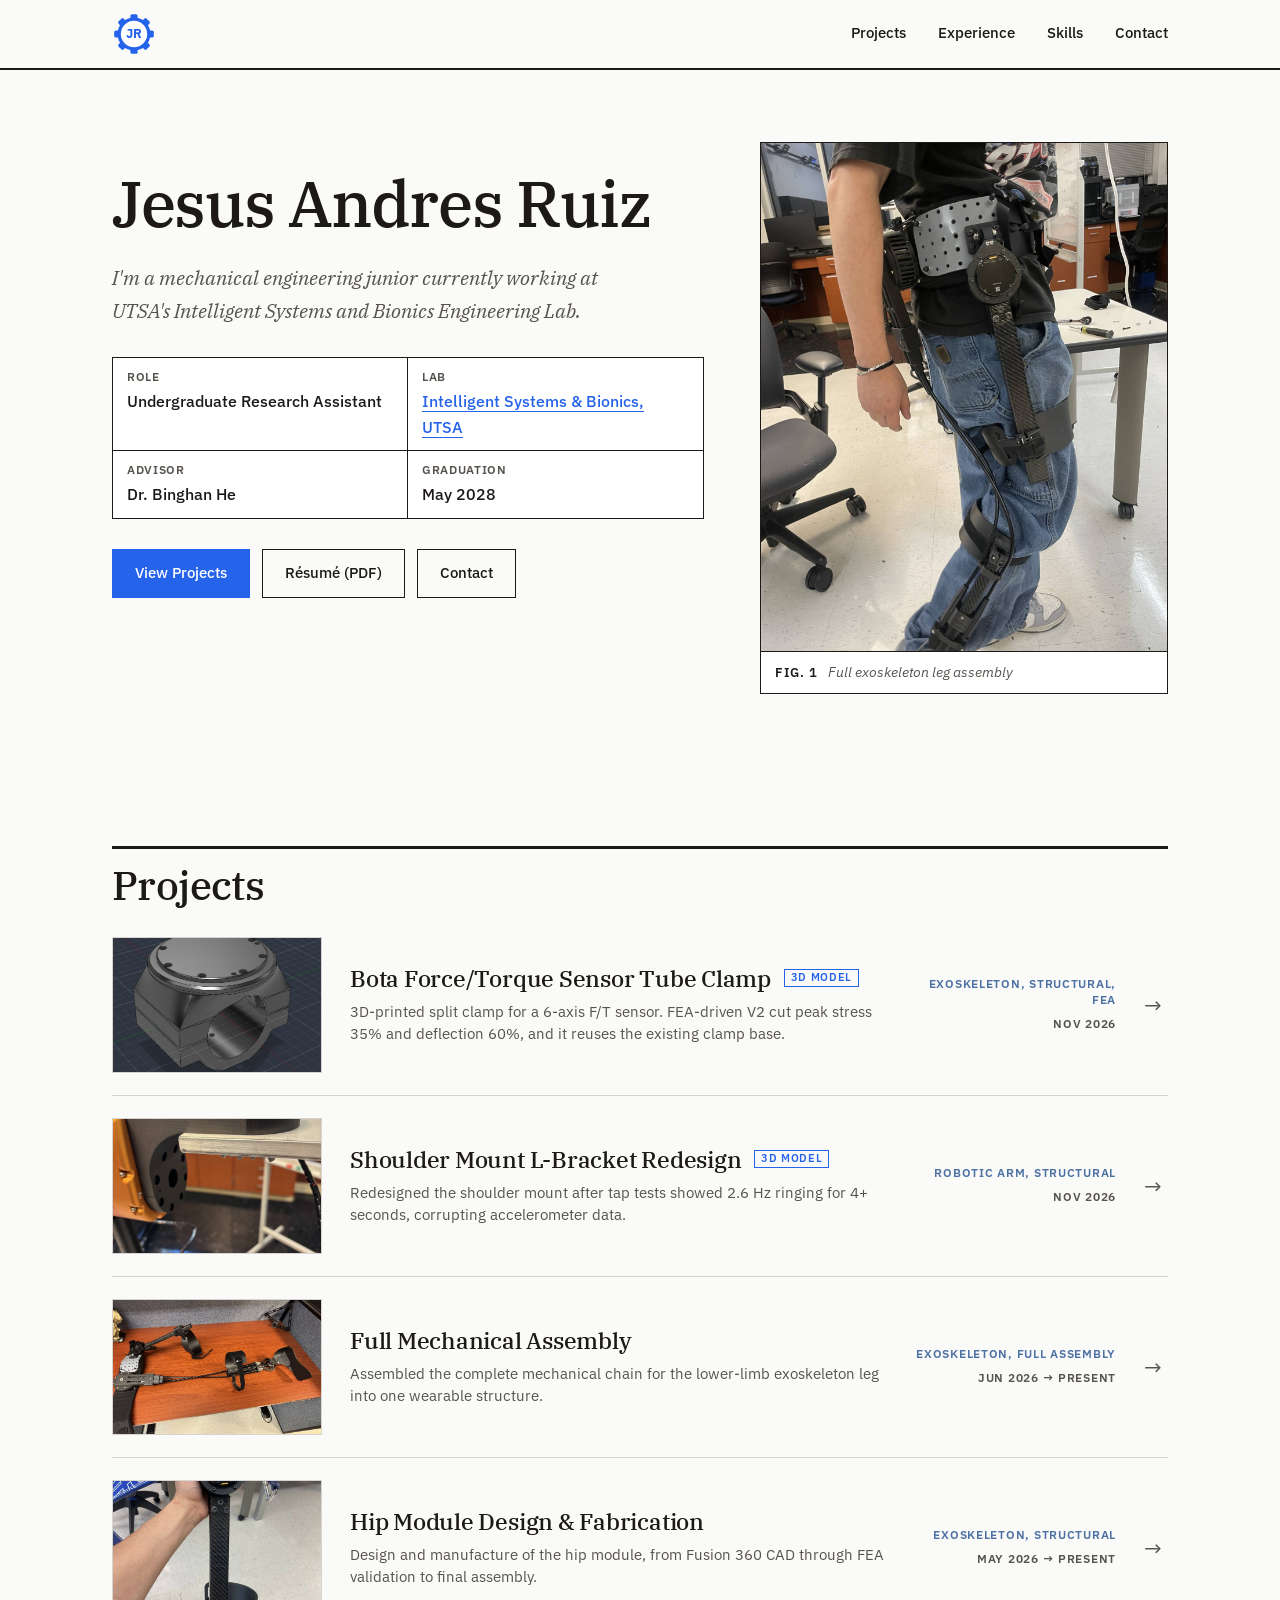
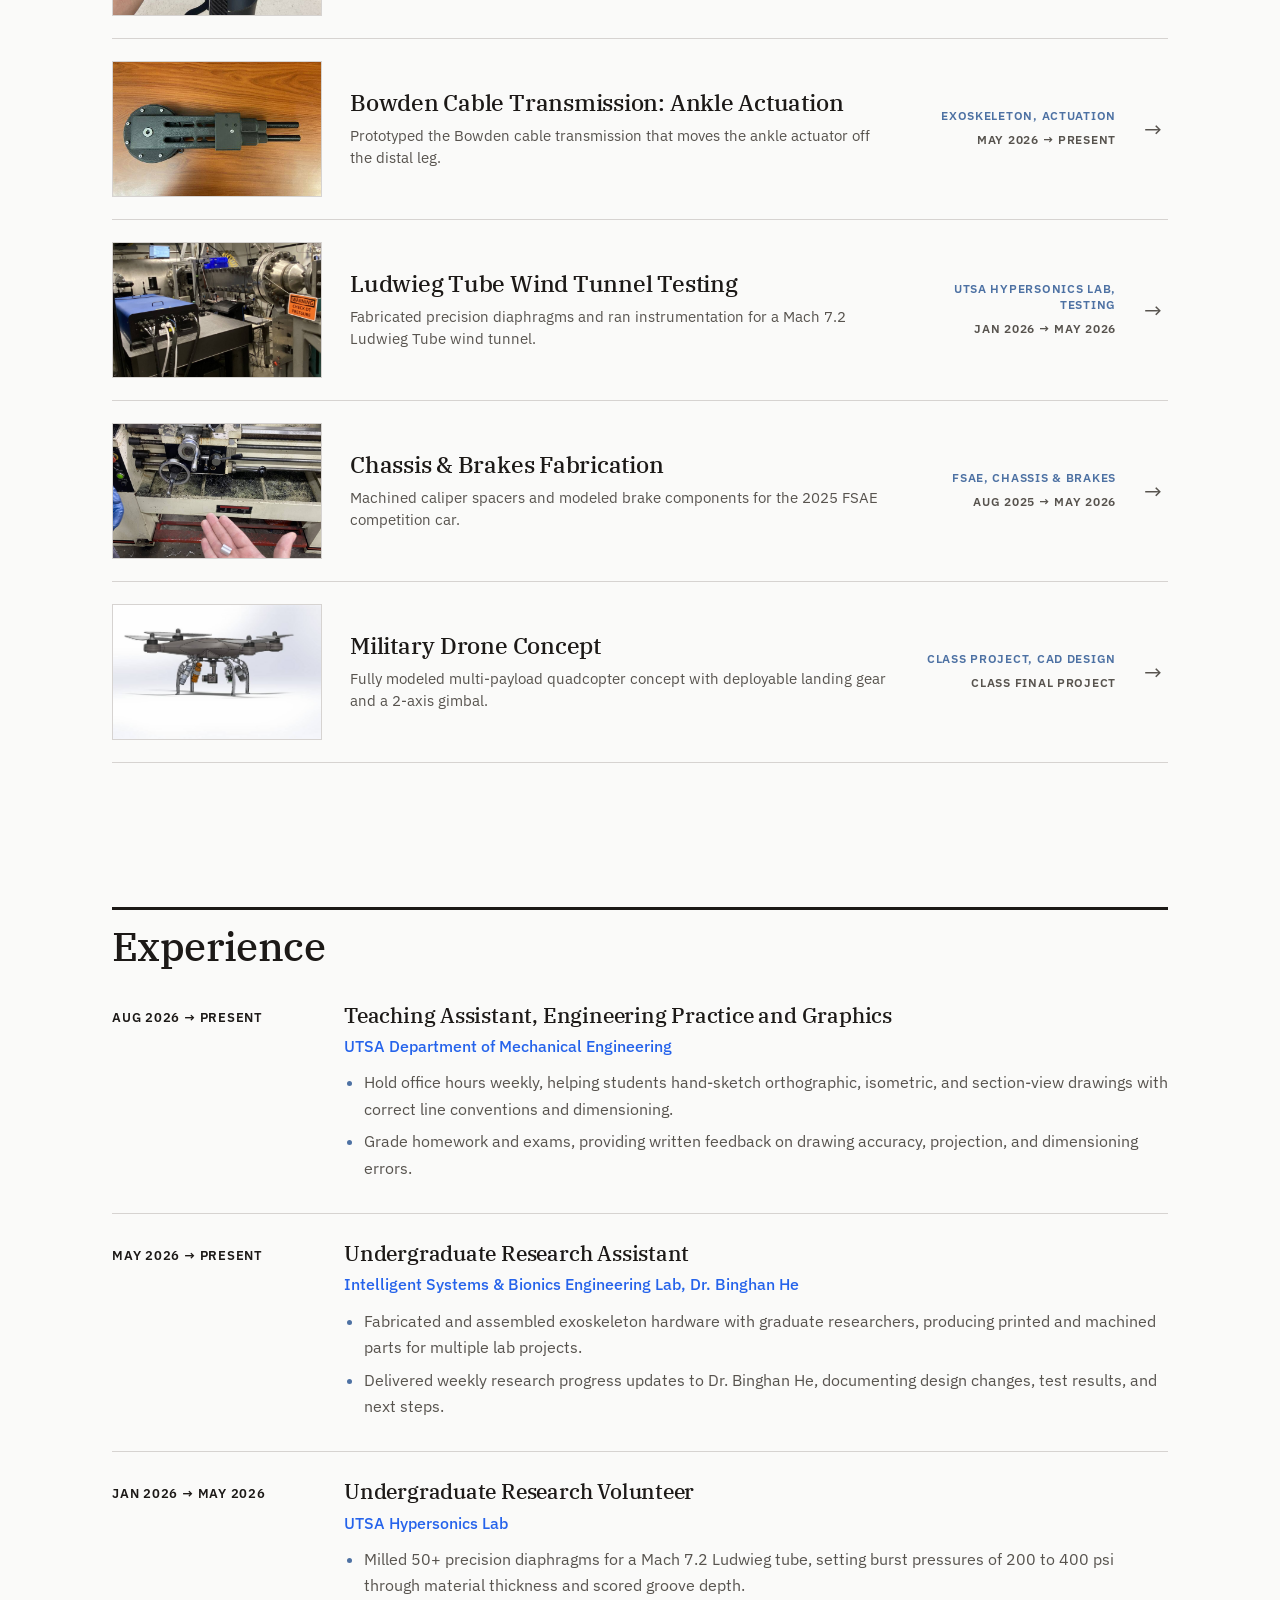
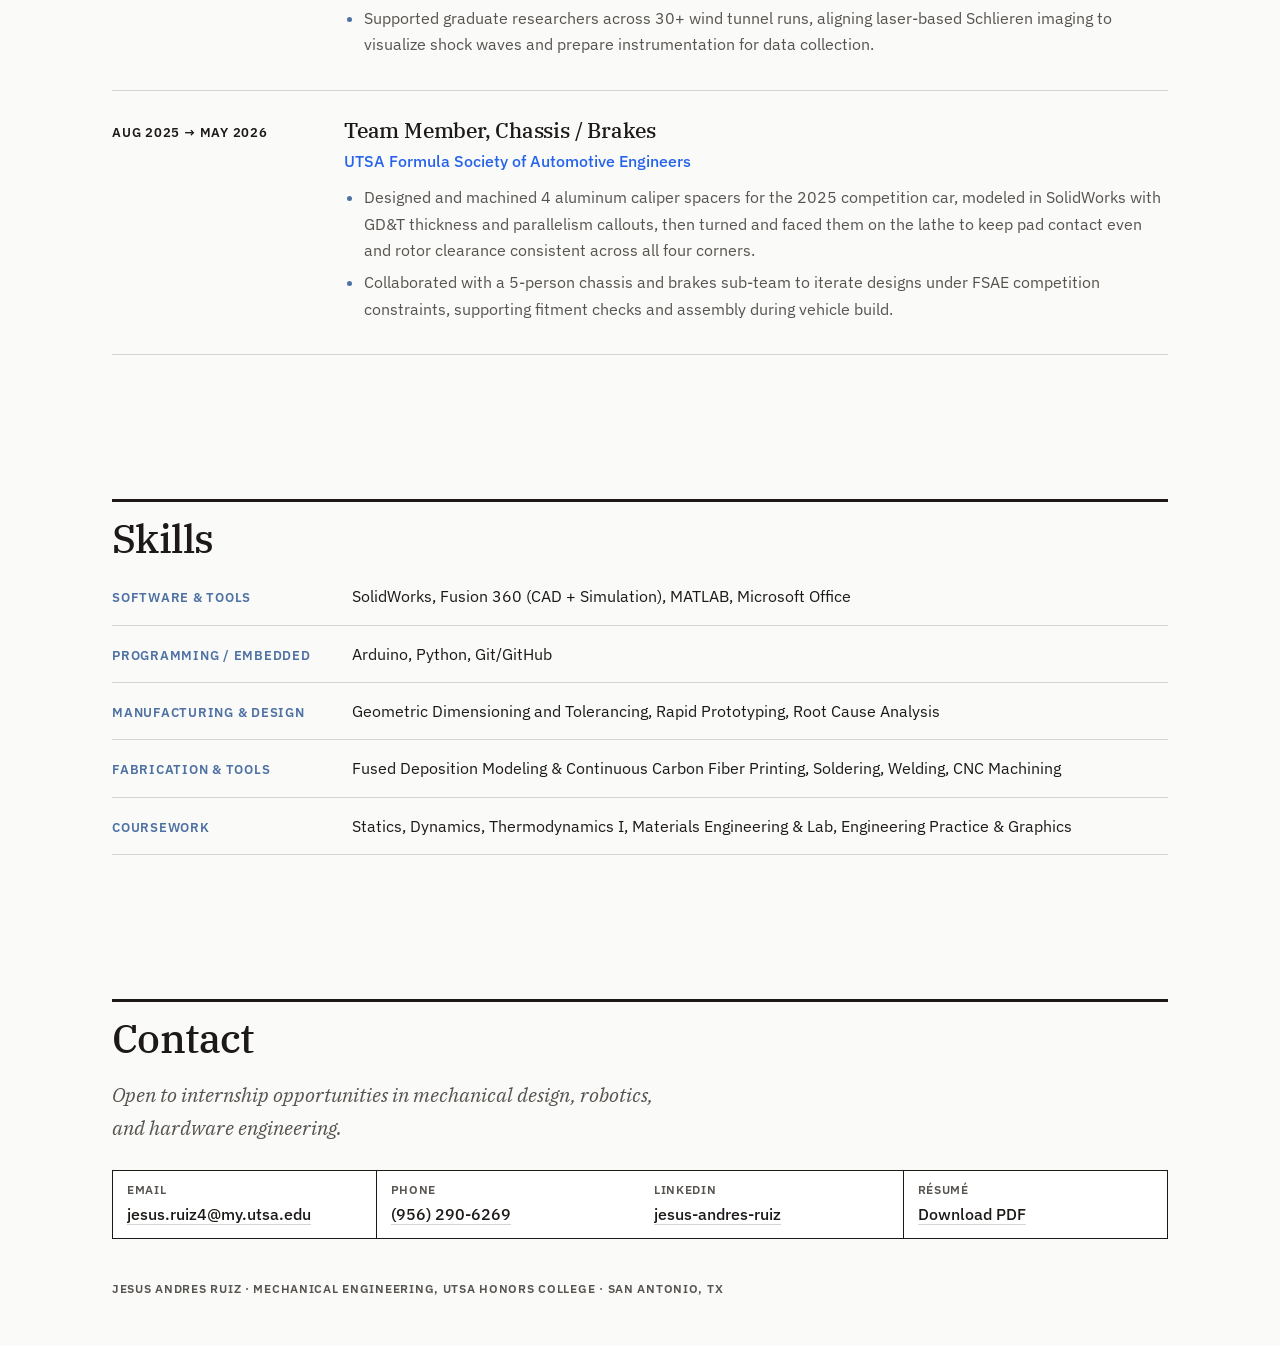
<file: index.html>
<!DOCTYPE html>
<html lang="en">
<head>
<meta charset="UTF-8">
<meta name="viewport" content="width=device-width, initial-scale=1.0">
<title>Jesus Andres Ruiz, Mechanical Engineering Portfolio</title>
<meta name="description" content="Mechanical engineering portfolio of Jesus Andres Ruiz, a UTSA junior designing and fabricating the hip module and actuation systems for the Exoskeleton lower-limb platform.">
<meta property="og:type" content="website">
<meta property="og:title" content="Jesus Andres Ruiz, Mechanical Engineering Portfolio">
<meta property="og:description" content="Building wearable robotic hardware, one prototype at a time. Exoskeleton hip module design, fabrication, and testing.">
<meta property="og:url" content="https://jandresruiz84.github.io/">
<meta property="og:image" content="https://jandresruiz84.github.io/images/08-assembled-hip-module-full-view.jpg">
<meta name="twitter:card" content="summary_large_image">
<link rel="icon" type="image/svg+xml" href="favicon.svg">
<link rel="preconnect" href="https://fonts.googleapis.com">
<link rel="preconnect" href="https://fonts.gstatic.com" crossorigin>
<link rel="stylesheet" href="https://fonts.googleapis.com/css2?family=IBM+Plex+Sans:ital,wght@0,400;0,500;0,600;0,700;1,400&family=IBM+Plex+Serif:ital,wght@0,500;0,600;1,500&display=swap">
<link rel="stylesheet" href="styles.css">
<script>
  (function(){
    var d = document.documentElement;
    d.classList.add('js');
    try {
      if (sessionStorage.getItem('introSeen')) d.classList.add('no-intro');
      else sessionStorage.setItem('introSeen', '1');
    } catch (e) {}
  })();
</script>
</head>
<body>

<div class="intro" id="intro" aria-hidden="true">
  <svg class="logo intro-logo" viewBox="0 0 40 40"><g class="gear"><circle cx="20" cy="20" r="15"/><rect x="16.75" y="2" width="6.5" height="6.5" rx="1.5"/><rect x="16.75" y="2" width="6.5" height="6.5" rx="1.5" transform="rotate(45 20 20)"/><rect x="16.75" y="2" width="6.5" height="6.5" rx="1.5" transform="rotate(90 20 20)"/><rect x="16.75" y="2" width="6.5" height="6.5" rx="1.5" transform="rotate(135 20 20)"/><rect x="16.75" y="2" width="6.5" height="6.5" rx="1.5" transform="rotate(180 20 20)"/><rect x="16.75" y="2" width="6.5" height="6.5" rx="1.5" transform="rotate(225 20 20)"/><rect x="16.75" y="2" width="6.5" height="6.5" rx="1.5" transform="rotate(270 20 20)"/><rect x="16.75" y="2" width="6.5" height="6.5" rx="1.5" transform="rotate(315 20 20)"/></g><circle class="hub" cx="20" cy="20" r="12"/><text x="20" y="24" text-anchor="middle">JR</text></svg>
  <div class="intro-name">Jesus Andres Ruiz</div>
  <div class="intro-bar"><span></span></div>
</div>
<script>
  document.getElementById('intro').addEventListener('click', function(){ this.classList.add('skip'); });
</script>

<nav>
  <div class="wrap">
    <a class="brand" href="#" aria-label="Jesus Andres Ruiz, home"><svg class="logo" viewBox="0 0 40 40" aria-hidden="true"><g class="gear"><circle cx="20" cy="20" r="15"/><rect x="16.75" y="2" width="6.5" height="6.5" rx="1.5"/><rect x="16.75" y="2" width="6.5" height="6.5" rx="1.5" transform="rotate(45 20 20)"/><rect x="16.75" y="2" width="6.5" height="6.5" rx="1.5" transform="rotate(90 20 20)"/><rect x="16.75" y="2" width="6.5" height="6.5" rx="1.5" transform="rotate(135 20 20)"/><rect x="16.75" y="2" width="6.5" height="6.5" rx="1.5" transform="rotate(180 20 20)"/><rect x="16.75" y="2" width="6.5" height="6.5" rx="1.5" transform="rotate(225 20 20)"/><rect x="16.75" y="2" width="6.5" height="6.5" rx="1.5" transform="rotate(270 20 20)"/><rect x="16.75" y="2" width="6.5" height="6.5" rx="1.5" transform="rotate(315 20 20)"/></g><circle class="hub" cx="20" cy="20" r="12"/><text x="20" y="24" text-anchor="middle">JR</text></svg></a>
    <button class="navtoggle" id="navtoggle" aria-label="Toggle navigation" aria-expanded="false">☰</button>
    <div class="navlinks" id="navlinks">
      <a href="#projects">Projects</a>
      <a href="#experience">Experience</a>
      <a href="#skills">Skills</a>
      <a href="#contact">Contact</a>
    </div>
  </div>
</nav>
<script>
  const navtoggle = document.getElementById('navtoggle');
  const navlinks = document.getElementById('navlinks');
  navtoggle.addEventListener('click', () => {
    const open = navlinks.classList.toggle('open');
    navtoggle.setAttribute('aria-expanded', open);
  });
  navlinks.addEventListener('click', (e) => {
    if (e.target.tagName === 'A') {
      navlinks.classList.remove('open');
      navtoggle.setAttribute('aria-expanded', 'false');
    }
  });
</script>

<header class="hero">
  <div class="wrap hero-grid">
    <div class="hero-text">
      <h1>Jesus Andres Ruiz</h1>
      <p class="lede">I'm a mechanical engineering junior currently working at UTSA's Intelligent Systems and Bionics Engineering Lab.</p>
      <dl class="titleblock">
        <div><dt>Role</dt><dd>Undergraduate Research Assistant</dd></div>
        <div><dt>Lab</dt><dd><a href="https://www.isabe-lab.com/home" target="_blank">Intelligent Systems &amp; Bionics, UTSA</a></dd></div>
        <div><dt>Advisor</dt><dd>Dr. Binghan He</dd></div>
        <div><dt>Graduation</dt><dd>May 2028</dd></div>
      </dl>
      <div class="btnrow">
        <a class="btn primary" href="#projects">View Projects</a>
        <a class="btn" href="resume.pdf" target="_blank">Résumé (PDF)</a>
        <a class="btn" href="#contact">Contact</a>
      </div>
    </div>
    <figure class="hero-fig">
      <img src="images/27-full-assembly-fitted-and-worn-on-the-leg.jpg" alt="Jesus wearing the full exoskeleton assembly during a fit check">
      <figcaption><span>Fig. 1</span> Full exoskeleton leg assembly</figcaption>
    </figure>
  </div>
</header>

<section id="projects">
  <div class="wrap">
    <div class="sec-head">
      <h2 class="sec-title">Projects</h2>
    </div>

    <div class="projects-grid">

      <a class="project-card" href="projects/bota-sensor-clamp.html">
        <img class="pc-img" src="images/36-bota-sensor-clamp-v2-render.jpg" alt="Bota Force/Torque Sensor Tube Clamp" loading="lazy">
        <div class="pc-body">
          <h3 class="pc-title">Bota Force/Torque Sensor Tube Clamp <span class="pc-badge">3D model</span></h3>
          <p class="pc-summary">3D-printed split clamp for a 6-axis F/T sensor. FEA-driven V2 cut peak stress 35% and deflection 60%, and it reuses the existing clamp base.</p>
        </div>
        <div class="pc-meta"><div class="pc-tag">Exoskeleton, Structural, FEA</div><div class="pc-date">Nov 2026</div></div>
        <div class="pc-arrow" aria-hidden="true">→</div>
      </a>

      <a class="project-card" href="projects/shoulder-mount-l-bracket.html">
        <img class="pc-img" src="images/31-close-up-of-the-l-bracket-shoulder-mount.jpg" alt="Shoulder Mount L-Bracket Redesign" loading="lazy">
        <div class="pc-body">
          <h3 class="pc-title">Shoulder Mount L-Bracket Redesign <span class="pc-badge">3D model</span></h3>
          <p class="pc-summary">Redesigned the shoulder mount after tap tests showed 2.6 Hz ringing for 4+ seconds, corrupting accelerometer data.</p>
        </div>
        <div class="pc-meta"><div class="pc-tag">Robotic Arm, Structural</div><div class="pc-date">Nov 2026</div></div>
        <div class="pc-arrow" aria-hidden="true">→</div>
      </a>

      <a class="project-card" href="projects/full-assembly.html">
        <img class="pc-img" src="images/25-full-mechanical-assembly-of-the-lower-limb-exoskeleton.jpg" alt="Full Mechanical Assembly" loading="lazy">
        <div class="pc-body">
          <h3 class="pc-title">Full Mechanical Assembly</h3>
          <p class="pc-summary">Assembled the complete mechanical chain for the lower-limb exoskeleton leg into one wearable structure.</p>
        </div>
        <div class="pc-meta"><div class="pc-tag">Exoskeleton, Full Assembly</div><div class="pc-date">Jun 2026 → Present</div></div>
        <div class="pc-arrow" aria-hidden="true">→</div>
      </a>

      <a class="project-card" href="projects/hip-module.html">
        <img class="pc-img" src="images/08-assembled-hip-module-full-view.jpg" alt="Hip Module Design &amp; Fabrication" loading="lazy">
        <div class="pc-body">
          <h3 class="pc-title">Hip Module Design &amp; Fabrication</h3>
          <p class="pc-summary">Design and manufacture of the hip module, from Fusion 360 CAD through FEA validation to final assembly.</p>
        </div>
        <div class="pc-meta"><div class="pc-tag">Exoskeleton, Structural</div><div class="pc-date">May 2026 → Present</div></div>
        <div class="pc-arrow" aria-hidden="true">→</div>
      </a>

      <a class="project-card" href="projects/bowden-cable.html">
        <img class="pc-img" src="images/12-assembled-bowden-cable-transmission-with-motor-housing-front.jpg" alt="Bowden Cable Transmission: Ankle Actuation" loading="lazy">
        <div class="pc-body">
          <h3 class="pc-title">Bowden Cable Transmission: Ankle Actuation</h3>
          <p class="pc-summary">Prototyped the Bowden cable transmission that moves the ankle actuator off the distal leg.</p>
        </div>
        <div class="pc-meta"><div class="pc-tag">Exoskeleton, Actuation</div><div class="pc-date">May 2026 → Present</div></div>
        <div class="pc-arrow" aria-hidden="true">→</div>
      </a>

      <a class="project-card" href="projects/hypersonics.html">
        <img class="pc-img" src="images/24-mach-7-2-ludwieg-tube-wind-tunnel-apparatus.jpg" alt="Ludwieg Tube Wind Tunnel Testing" loading="lazy">
        <div class="pc-body">
          <h3 class="pc-title">Ludwieg Tube Wind Tunnel Testing</h3>
          <p class="pc-summary">Fabricated precision diaphragms and ran instrumentation for a Mach 7.2 Ludwieg Tube wind tunnel.</p>
        </div>
        <div class="pc-meta"><div class="pc-tag">UTSA Hypersonics Lab, Testing</div><div class="pc-date">Jan 2026 → May 2026</div></div>
        <div class="pc-arrow" aria-hidden="true">→</div>
      </a>

      <a class="project-card" href="projects/fsae-chassis-brakes.html">
        <img class="pc-img" src="images/16-machining-the-first-caliper-to-rotor-spacer-on-the-lathe.jpg" alt="Chassis &amp; Brakes Fabrication" loading="lazy">
        <div class="pc-body">
          <h3 class="pc-title">Chassis &amp; Brakes Fabrication</h3>
          <p class="pc-summary">Machined caliper spacers and modeled brake components for the 2025 FSAE competition car.</p>
        </div>
        <div class="pc-meta"><div class="pc-tag">FSAE, Chassis &amp; Brakes</div><div class="pc-date">Aug 2025 → May 2026</div></div>
        <div class="pc-arrow" aria-hidden="true">→</div>
      </a>

      <a class="project-card" href="projects/military-drone.html">
        <img class="pc-img" src="images/14-rendered-cad-assembly-of-the-military-drone-concept.jpg" alt="Military Drone Concept: Multi-Payload Quadcopter" loading="lazy">
        <div class="pc-body">
          <h3 class="pc-title">Military Drone Concept</h3>
          <p class="pc-summary">Fully modeled multi-payload quadcopter concept with deployable landing gear and a 2-axis gimbal.</p>
        </div>
        <div class="pc-meta"><div class="pc-tag">Class Project, CAD Design</div><div class="pc-date">Class Final Project</div></div>
        <div class="pc-arrow" aria-hidden="true">→</div>
      </a>

    </div>
  </div>
</section>

<section id="experience">
  <div class="wrap">
    <div class="sec-head">
      <h2 class="sec-title">Experience</h2>
    </div>

    <div class="xp">
      <article class="xp-item">
        <div class="xp-date">Aug 2026 → Present</div>
        <div>
          <h3 class="xp-role">Teaching Assistant, Engineering Practice and Graphics</h3>
          <div class="xp-org">UTSA Department of Mechanical Engineering</div>
          <ul>
            <li>Hold office hours weekly, helping students hand-sketch orthographic, isometric, and section-view drawings with correct line conventions and dimensioning.</li>
            <li>Grade homework and exams, providing written feedback on drawing accuracy, projection, and dimensioning errors.</li>
          </ul>
        </div>
      </article>

      <article class="xp-item">
        <div class="xp-date">May 2026 → Present</div>
        <div>
          <h3 class="xp-role">Undergraduate Research Assistant</h3>
          <div class="xp-org">Intelligent Systems &amp; Bionics Engineering Lab, Dr. Binghan He</div>
          <ul>
            <li>Fabricated and assembled exoskeleton hardware with graduate researchers, producing printed and machined parts for multiple lab projects.</li>
            <li>Delivered weekly research progress updates to Dr. Binghan He, documenting design changes, test results, and next steps.</li>
          </ul>
        </div>
      </article>

      <article class="xp-item">
        <div class="xp-date">Jan 2026 → May 2026</div>
        <div>
          <h3 class="xp-role">Undergraduate Research Volunteer</h3>
          <div class="xp-org">UTSA Hypersonics Lab</div>
          <ul>
            <li>Milled 50+ precision diaphragms for a Mach 7.2 Ludwieg tube, setting burst pressures of 200 to 400 psi through material thickness and scored groove depth.</li>
            <li>Supported graduate researchers across 30+ wind tunnel runs, aligning laser-based Schlieren imaging to visualize shock waves and prepare instrumentation for data collection.</li>
          </ul>
        </div>
      </article>

      <article class="xp-item">
        <div class="xp-date">Aug 2025 → May 2026</div>
        <div>
          <h3 class="xp-role">Team Member, Chassis / Brakes</h3>
          <div class="xp-org">UTSA Formula Society of Automotive Engineers</div>
          <ul>
            <li>Designed and machined 4 aluminum caliper spacers for the 2025 competition car, modeled in SolidWorks with GD&amp;T thickness and parallelism callouts, then turned and faced them on the lathe to keep pad contact even and rotor clearance consistent across all four corners.</li>
            <li>Collaborated with a 5-person chassis and brakes sub-team to iterate designs under FSAE competition constraints, supporting fitment checks and assembly during vehicle build.</li>
          </ul>
        </div>
      </article>
    </div>
  </div>
</section>

<section id="skills">
  <div class="wrap">
    <div class="sec-head">
      <h2 class="sec-title">Skills</h2>
    </div>

    <table class="skills-table">
      <tr><th>Software &amp; Tools</th><td>SolidWorks, Fusion 360 (CAD + Simulation), MATLAB, Microsoft Office</td></tr>
      <tr><th>Programming / Embedded</th><td>Arduino, Python, Git/GitHub</td></tr>
      <tr><th>Manufacturing &amp; Design</th><td>Geometric Dimensioning and Tolerancing, Rapid Prototyping, Root Cause Analysis</td></tr>
      <tr><th>Fabrication &amp; Tools</th><td>Fused Deposition Modeling &amp; Continuous Carbon Fiber Printing, Soldering, Welding, CNC Machining</td></tr>
      <tr><th>Coursework</th><td>Statics, Dynamics, Thermodynamics I, Materials Engineering &amp; Lab, Engineering Practice &amp; Graphics</td></tr>
    </table>
  </div>
</section>

<footer id="contact">
  <div class="wrap">
    <div class="sec-head">
      <h2 class="sec-title">Contact</h2>
    </div>
    <p class="contact-lede">Open to internship opportunities in mechanical design, robotics, and hardware engineering.</p>
    <dl class="titleblock contact-block">
      <div><dt>Email</dt><dd><a href="mailto:jesus.ruiz4@my.utsa.edu">jesus.ruiz4@my.utsa.edu</a></dd></div>
      <div><dt>Phone</dt><dd><a href="tel:+19562906269">(956) 290-6269</a></dd></div>
      <div><dt>LinkedIn</dt><dd><a href="https://www.linkedin.com/in/jesus-andres-ruiz-5855bb349" target="_blank">jesus-andres-ruiz</a></dd></div>
      <div><dt>Résumé</dt><dd><a href="resume.pdf" target="_blank">Download PDF</a></dd></div>
    </dl>
    <div class="foot-note">Jesus Andres Ruiz · Mechanical Engineering, UTSA Honors College · San Antonio, TX</div>
  </div>
</footer>

<script>
  (function(){
    var items = document.querySelectorAll('.project-card, .xp-item, .skills-table, .sec-head');
    if (!('IntersectionObserver' in window)) return;
    document.documentElement.classList.add('reveal-on');
    var io = new IntersectionObserver(function(entries){
      entries.forEach(function(e){
        if (e.isIntersecting) {
          var el = e.target;
          el.classList.add('in'); io.unobserve(el);
          setTimeout(function(){ el.style.transitionDelay = ''; }, 900);
        }
      });
    }, { threshold: 0.12, rootMargin: '0px 0px -40px 0px' });
    items.forEach(function(el, i){
      
      el.classList.add('reveal');
      io.observe(el);
    });
  })();
</script>

</body>
</html>
</file>
<file: styles.css>
:root{
  --bg:#FAFAF9;
  --bg-panel:#FFFFFF;
  --ink:#1C1917;
  --line:#D6D3D1;
  --line-soft:#E7E5E4;
  --cyan:#2563EB;
  --cyan-hover:#1D4ED8;
  --orange:#4D71A3;
  --text:#292524;
  --text-dim:#57534E;
  --text-bright:#1C1917;
  --ease:cubic-bezier(.4,0,.2,1);
  --cond:'IBM Plex Sans', 'Helvetica Neue', Arial, sans-serif;
  --body:'IBM Plex Sans', 'Helvetica Neue', Arial, sans-serif;
  --serif:'IBM Plex Serif', Georgia, 'Times New Roman', serif;
}
*{box-sizing:border-box;}
html{scroll-behavior:smooth;}
body{
  margin:0;
  background:var(--bg);
  color:var(--text);
  font-family:var(--body);
  font-size:16px;
  line-height:1.65;
  -webkit-font-smoothing:antialiased;
  -moz-osx-font-smoothing:grayscale;
}
::selection{background:var(--cyan);color:#FFFFFF;}
a{color:inherit;}

.label, .eyebrow, .sec-note, .pc-tag, .pc-date, .project-tag, .project-date, .xp-date,
.titleblock dt, .spec-cell .k, .back-link, .foot-note{
  font-family:var(--cond); font-weight:600; text-transform:uppercase; letter-spacing:0.06em;
}

.wrap{max-width:1120px; margin:0 auto; padding:0 32px; position:relative; z-index:1;}

/* NAV */
nav{
  position:sticky; top:0; z-index:50;
  background:rgba(250,250,249,0.94);
  backdrop-filter:blur(8px);
  border-bottom:2px solid var(--ink);
}
nav .wrap{display:flex; align-items:center; justify-content:space-between; padding-top:12px; padding-bottom:12px;}
.brand{display:flex; align-items:center; text-decoration:none;}
.logo{width:44px; height:44px; display:block;}
.logo .gear{fill:var(--cyan); transform-origin:20px 20px; transition:transform .6s var(--ease), fill .2s var(--ease);}
.logo .hub{fill:var(--bg-panel);}
.logo text{fill:var(--cyan); font-family:var(--cond); font-weight:700; font-size:11.5px; letter-spacing:-0.02em; transition:fill .2s var(--ease);}
.brand:hover .logo .gear{transform:rotate(45deg); fill:var(--cyan-hover);}
.brand:hover .logo text{fill:var(--cyan-hover);}
.navlinks{display:flex; gap:32px;}
.navlinks a{
  color:var(--ink); text-decoration:none; font-family:var(--cond); font-weight:500; font-size:15px; padding:4px 0; border-bottom:2px solid transparent;
  transition:color .15s, border-color .15s;
}
.navlinks a:hover{color:var(--cyan); border-bottom-color:var(--cyan);}
.navtoggle{display:none;}
@media (max-width:640px){
  .navlinks{
    display:none; position:absolute; top:100%; left:0; right:0;
    flex-direction:column; gap:0; background:var(--bg-panel);
    border-bottom:2px solid var(--ink);
  }
  .navlinks.open{display:flex;}
  .navlinks a{padding:14px 32px; border-top:1px solid var(--line-soft); border-bottom:none;}
  .navtoggle{
    display:flex; align-items:center; justify-content:center;
    width:38px; height:38px; background:none; border:1.5px solid var(--ink);
    color:var(--ink); cursor:pointer; padding:0; font-size:18px;
  }
  .navtoggle:hover{border-color:var(--cyan); color:var(--cyan);}
}

/* HERO */
header.hero{padding:72px 0 80px; position:relative; z-index:1;}
.hero-grid{display:grid; grid-template-columns:1.45fr 1fr; gap:56px; align-items:start;}
.hero-text{padding-top:28px;}
@media (min-width:641px){ h1{white-space:nowrap;} }
.eyebrow{font-size:13px; color:var(--orange); margin-bottom:14px;}
h1{
  font-family:var(--serif); font-weight:500;
  font-size:clamp(34px,5.2vw,64px); line-height:1.05; letter-spacing:-0.02em;
  color:var(--ink); margin:0 0 24px;
}
.lede{font-family:var(--serif); font-style:italic; font-size:20px; color:var(--text-dim); max-width:540px; margin:0 0 30px;}

.titleblock{
  display:grid; grid-template-columns:1fr 1fr; margin:0 0 30px;
  border:1.5px solid var(--ink); background:var(--bg-panel);
}
.titleblock > div{padding:10px 14px; border-right:1px solid var(--ink); border-bottom:1px solid var(--ink);}
.titleblock > div:nth-child(2n){border-right:none;}
.titleblock > div:nth-last-child(-n+2){border-bottom:none;}
.titleblock dt{font-size:11.5px; color:var(--text-dim); margin:0 0 2px;}
.titleblock dd{margin:0; font-size:15.5px; font-weight:500; color:var(--ink);}
.titleblock dd a{color:var(--cyan); text-decoration:none; border-bottom:1px solid currentColor;}
.titleblock dd a:hover{color:var(--cyan-hover);}

.btnrow{display:flex; gap:12px; flex-wrap:wrap;}
.btn{
  font-family:var(--cond); font-weight:500; font-size:15px;
  padding:11px 22px; border:1.5px solid var(--ink); color:var(--ink); background:transparent; text-decoration:none;
  display:inline-flex; align-items:center; gap:8px;
  transition:background .15s, color .15s, border-color .15s;
}
.btn:hover{background:var(--ink); color:#FFFFFF;}
.btn.primary{background:var(--cyan); border-color:var(--cyan); color:#FFFFFF;}
.btn.primary:hover{background:var(--cyan-hover); border-color:var(--cyan-hover);}

.hero-fig{margin:0; border:1.5px solid var(--ink); background:var(--bg-panel);}
.hero-fig img{width:100%; aspect-ratio:4/5; object-fit:cover; object-position:center 30%; display:block;}
.hero-fig figcaption{border-top:1.5px solid var(--ink); padding:9px 14px; font-size:14px; color:var(--text-dim); font-style:italic;}
.hero-fig figcaption span{font-family:var(--cond); font-weight:600; font-style:normal; text-transform:uppercase; letter-spacing:0.06em; font-size:12.5px; color:var(--ink); margin-right:8px;}

/* SECTIONS */
section{padding:72px 0; position:relative; z-index:1;}
.sec-head{
  display:flex; align-items:baseline; justify-content:space-between; gap:16px; flex-wrap:wrap;
  border-top:3px solid var(--ink); padding-top:14px; margin-bottom:8px;
}
.sec-title{font-family:var(--serif); font-weight:500; font-size:40px; line-height:1.1; letter-spacing:-0.015em; color:var(--ink); margin:0;}
.sec-note{font-size:12.5px; color:var(--text-dim);}

/* PROJECT LIST (homepage) */
.projects-grid{display:block;}
.project-card{
  display:grid; grid-template-columns:210px 1fr 200px 24px; gap:28px; align-items:center;
  padding:22px 0; border-bottom:1px solid var(--line);
  text-decoration:none; color:inherit; position:relative;
  transition:background .15s;
}
.project-card:hover{background:rgba(37,99,235,0.045);}
.project-card .pc-img{width:210px; height:136px; object-fit:cover; display:block; border:1px solid var(--line);}
.project-card .pc-title{
  font-family:var(--serif); font-weight:500; font-size:23px; line-height:1.25;
  letter-spacing:-0.01em; color:var(--ink); margin:0 0 8px; transition:color .15s;
}
.project-card:hover .pc-title{color:var(--cyan);}
.project-card .pc-badge{
  display:inline-block; vertical-align:middle; margin-left:8px; position:relative; top:-3px;
  font-family:var(--cond); font-weight:600; font-size:10.5px; letter-spacing:0.06em; text-transform:uppercase;
  color:var(--cyan); border:1.5px solid var(--cyan); padding:1px 6px;
}
.project-card .pc-summary{margin:0; color:var(--text-dim); font-size:15px; line-height:1.5;}
.project-card .pc-meta{text-align:right;}
.project-card .pc-tag{font-size:12px; color:var(--orange); line-height:1.35;}
.project-card .pc-date{font-size:12px; color:var(--text-dim); margin-top:6px;}
.project-card .pc-arrow{font-size:22px; color:var(--text-dim); transition:transform .15s, color .15s;}
.project-card:hover .pc-arrow{color:var(--cyan); transform:translateX(4px);}

/* EXPERIENCE */
.xp-item{display:grid; grid-template-columns:200px 1fr; gap:32px; padding:26px 0; border-bottom:1px solid var(--line);}
.xp-date{font-size:13px; color:var(--ink); padding-top:5px;}
.xp-role{font-family:var(--serif); font-weight:500; font-size:21px; line-height:1.3; letter-spacing:-0.01em; color:var(--ink); margin:0 0 4px;}
.xp-org{color:var(--cyan); font-weight:500; margin-bottom:10px;}
.xp-item ul{margin:0; padding-left:20px; color:var(--text-dim);}
.xp-item ul li{margin-bottom:6px;}
.xp-item ul li::marker{color:var(--orange);}

/* SKILLS */
.skills-table{width:100%; border-collapse:collapse;}
.skills-table th, .skills-table td{padding:15px 0; border-bottom:1px solid var(--line); text-align:left; vertical-align:baseline;}
.skills-table th{
  width:240px; font-family:var(--cond); font-weight:600; text-transform:uppercase; letter-spacing:0.06em;
  font-size:12.5px; color:var(--orange);
}
.skills-table td{color:var(--ink); font-size:16px;}

/* CONTACT / FOOTER */
footer{padding:72px 0 48px; position:relative; z-index:1;}
.contact-lede{font-family:var(--serif); font-style:italic; font-size:20px; color:var(--text-dim); max-width:560px; margin:18px 0 26px;}
.contact-block{grid-template-columns:repeat(4,1fr); margin:0;}
.contact-block > div{border-bottom:none; border-right:1px solid var(--ink);}
.contact-block > div:last-child{border-right:none;}
.contact-block dd a{color:var(--ink); border-bottom-color:var(--line);}
.contact-block dd a:hover{color:var(--cyan); border-bottom-color:var(--cyan);}
.foot-note{margin-top:40px; font-size:12px; color:var(--text-dim);}

/* PROJECT DETAIL PAGE */
.project-page-head{padding:40px 0 0;}
.back-link{
  display:inline-flex; align-items:center; gap:8px; font-size:13px; color:var(--ink);
  text-decoration:none; margin-bottom:22px; transition:color .15s;
}
.back-link:hover{color:var(--cyan);}
.project{border:1.5px solid var(--ink); background:var(--bg-panel); margin-bottom:28px; position:relative;}
.project-head{
  display:flex; justify-content:space-between; align-items:flex-end; gap:20px; flex-wrap:wrap;
  padding:24px 28px 20px; border-bottom:1.5px solid var(--ink);
}
.project-tag{font-size:12.5px; color:var(--orange); margin-bottom:6px;}
.project-title{font-family:var(--serif); font-weight:500; font-size:clamp(28px,3.6vw,42px); line-height:1.12; letter-spacing:-0.015em; color:var(--ink); margin:0;}
.project-date{font-size:12.5px; color:var(--text-dim); white-space:nowrap;}
.project-body{padding:24px 28px 28px;}
.project-summary{color:var(--text); font-size:17px; margin:0 0 22px; max-width:760px;}
.spec-grid{
  display:grid; grid-template-columns:repeat(auto-fit,minmax(160px,1fr));
  border:1.5px solid var(--ink); margin-bottom:26px; overflow:hidden;
}
.spec-cell{padding:11px 14px; box-shadow:1px 0 0 var(--ink), 0 1px 0 var(--ink);}
.spec-cell .k{font-size:11px; color:var(--text-dim); margin-bottom:2px;}
.spec-cell .v{font-family:var(--cond); font-weight:600; font-size:18px; line-height:1.3; color:var(--cyan);}
.findings{list-style:none; margin:0; padding:0; counter-reset:note;}
.findings::before{content:'Notes'; display:block; font-family:var(--cond); font-weight:600; text-transform:uppercase; letter-spacing:0.06em; font-size:12.5px; color:var(--ink); padding-bottom:8px; border-bottom:1px solid var(--line);}
.findings li{
  counter-increment:note; display:flex; gap:14px; padding:12px 0; border-bottom:1px solid var(--line);
  font-size:16px; color:var(--text);
}
.findings li::before{
  content:counter(note); flex-shrink:0; width:24px; height:24px; margin-top:1px;
  border:1.5px solid var(--ink); display:flex; align-items:center; justify-content:center;
  font-family:var(--cond); font-weight:600; font-size:12.5px; color:var(--ink);
}

.gallery{display:grid; grid-template-columns:repeat(auto-fit,minmax(220px,1fr)); gap:14px; margin-top:26px;}
.gallery figure{margin:0; border:1px solid var(--ink); background:var(--bg); overflow:hidden;}
.gallery img{width:100%; height:200px; object-fit:cover; display:block; transition:transform .3s; cursor:zoom-in;}
.gallery video{width:100%; height:200px; object-fit:cover; display:block; background:#000;}
.gallery figure:hover img{transform:scale(1.03);}
.gallery figcaption{font-size:14px; font-style:italic; color:var(--text-dim); padding:8px 12px; border-top:1px solid var(--ink);}

/* 3D MODEL VIEWER */
.model3d{margin-top:28px; border:1.5px solid var(--ink); background:var(--bg-panel);}
.model3d-bar{display:flex; justify-content:space-between; align-items:center; gap:12px; flex-wrap:wrap; padding:10px 14px; border-bottom:1.5px solid var(--ink);}
.model3d-title{font-family:var(--cond); font-weight:600; text-transform:uppercase; letter-spacing:0.06em; font-size:12.5px; color:var(--ink);}
.model3d-tabs{display:flex; flex-wrap:wrap;}
.model3d-tabs button{
  font-family:var(--cond); font-weight:500; font-size:13.5px;
  color:var(--ink); background:var(--bg-panel); border:1.5px solid var(--ink); margin-left:-1.5px;
  padding:6px 14px; cursor:pointer; transition:color .15s, background .15s;
}
.model3d-tabs button:hover{color:var(--cyan);}
.model3d-tabs button.active{color:#FFFFFF; background:var(--cyan); border-color:var(--ink);}
.model3d-stage{
  position:relative; height:440px; cursor:grab; touch-action:none;
  background-color:#F3F4F6;
  background-image:linear-gradient(rgba(28,25,23,0.05) 1px, transparent 1px), linear-gradient(90deg, rgba(28,25,23,0.05) 1px, transparent 1px);
  background-size:24px 24px;
}
.model3d-stage:active{cursor:grabbing;}
.model3d-stage canvas{display:block; width:100%; height:100%;}
.model3d-status{position:absolute; inset:0; display:flex; align-items:center; justify-content:center; font-family:var(--cond); font-weight:500; font-size:14px; color:var(--text-dim); pointer-events:none;}
.model3d-status:empty{display:none;}
.model3d-hint{
  position:absolute; left:14px; bottom:12px; font-size:14px; font-style:italic; color:var(--text-dim);
  background:rgba(255,255,255,0.9); border:1px solid var(--line); padding:3px 10px; pointer-events:none;
  transition:opacity .5s var(--ease);
}
.model3d.touched .model3d-hint{opacity:0;}
.model3d-reset{
  position:absolute; right:12px; bottom:12px; font-family:var(--cond); font-weight:500; font-size:13px;
  color:var(--ink); background:var(--bg-panel); border:1.5px solid var(--ink); padding:4px 12px; cursor:pointer;
  transition:color .15s, background .15s;
}
.model3d-reset:hover{background:var(--ink); color:#FFFFFF;}
@media (max-width:640px){ .model3d-stage{height:340px;} .model3d-hint{display:none;} }

/* LIGHTBOX */
.lightbox{
  position:fixed; inset:0; background:rgba(15,18,20,0.94); z-index:1000;
  display:none; align-items:center; justify-content:center; flex-direction:column;
  gap:16px; padding:40px; cursor:zoom-out;
}
.lightbox.open{display:flex;}
.lightbox img{max-width:90vw; max-height:78vh; object-fit:contain; border:1px solid rgba(255,255,255,0.2); cursor:default;}
.lightbox .cap{font-size:15px; font-style:italic; color:#D6D3D1; text-align:center; max-width:640px;}
.lightbox .close{
  position:absolute; top:20px; right:28px; font-size:26px; color:#D6D3D1; background:none; border:none; cursor:pointer;
}
.lightbox .close:hover{color:#FFFFFF;}

/* INTRO SPLASH (homepage, once per visit) */
.intro{
  position:fixed; inset:0; z-index:2000; background:var(--bg);
  display:flex; flex-direction:column; align-items:center; justify-content:center; gap:16px;
  cursor:pointer;
  animation:introOut .6s var(--ease) 1.5s forwards;
}
.intro.skip{animation:introOut .35s var(--ease) forwards;}
.no-intro .intro{display:none;}
.intro-logo{width:84px; height:84px; animation:gearIn 1.1s var(--ease) both;}
.intro-name{
  font-family:var(--serif); font-weight:500; font-size:28px; letter-spacing:-0.01em;
  color:var(--ink); animation:fadeUp .6s var(--ease) .45s both;
}
.intro-bar{width:160px; height:2px; background:var(--line); overflow:hidden; animation:fadeUp .4s var(--ease) .5s both;}
.intro-bar span{display:block; width:0; height:100%; background:var(--cyan); animation:barFill 1s var(--ease) .5s forwards;}
@keyframes gearIn{from{transform:rotate(-240deg) scale(.4); opacity:0;} to{transform:rotate(0) scale(1); opacity:1;}}
@keyframes fadeUp{from{transform:translateY(12px); opacity:0;} to{transform:none; opacity:1;}}
@keyframes barFill{from{width:0;} to{width:100%;}}
@keyframes introOut{to{opacity:0; transform:translateY(-24px); visibility:hidden; pointer-events:none;}}

/* hero entrance, staggered after the intro */
.hero-text > *, .hero-fig{animation:fadeUp .7s var(--ease) both;}
.hero-text > *:nth-child(1){animation-delay:1.75s;}
.hero-text > *:nth-child(2){animation-delay:1.83s;}
.hero-text > *:nth-child(3){animation-delay:1.91s;}
.hero-text > *:nth-child(4){animation-delay:1.99s;}
.hero-text > *:nth-child(5){animation-delay:2.07s;}
.hero-fig{animation-delay:1.9s;}
.no-intro .hero-text > *:nth-child(1){animation-delay:.05s;}
.no-intro .hero-text > *:nth-child(2){animation-delay:.11s;}
.no-intro .hero-text > *:nth-child(3){animation-delay:.17s;}
.no-intro .hero-text > *:nth-child(4){animation-delay:.23s;}
.no-intro .hero-text > *:nth-child(5){animation-delay:.29s;}
.no-intro .hero-fig{animation-delay:.15s;}

/* scroll reveal */
.reveal-on .reveal{opacity:0; transform:translateY(20px); transition:opacity .7s var(--ease), transform .7s var(--ease);}
.reveal-on .reveal.in{opacity:1; transform:none;}
.reveal-on .project-card.reveal.in{transition:opacity .7s var(--ease), transform .7s var(--ease), background .15s;}

@media (prefers-reduced-motion:reduce){
  .intro{display:none;}
  .hero-text > *, .hero-fig{animation:none;}
  .reveal-on .reveal{opacity:1; transform:none; transition:none;}
}

@media (max-width:900px){
  .hero-grid{grid-template-columns:1fr; gap:36px;}
  .hero-fig{max-width:440px;}
  .project-card{grid-template-columns:160px 1fr; gap:20px;}
  .project-card .pc-img{width:160px; height:110px; grid-row:1 / 3;}
  .project-card .pc-meta{text-align:left; grid-column:2;}
  .project-card .pc-arrow{display:none;}
  .contact-block{grid-template-columns:1fr 1fr;}
  .contact-block > div{border-right:1px solid var(--ink); border-bottom:1px solid var(--ink);}
  .contact-block > div:nth-child(2n){border-right:none;}
  .contact-block > div:nth-last-child(-n+2){border-bottom:none;}
}
@media (max-width:640px){
  .wrap{padding:0 18px;}
  header.hero{padding:44px 0 56px;}
  section{padding:52px 0;}
  footer{padding:52px 0 40px;}
  .sec-title{font-size:30px;}
  .titleblock, .contact-block{grid-template-columns:1fr;}
  .titleblock > div, .contact-block > div{border-right:none !important; border-bottom:1px solid var(--ink) !important;}
  .titleblock > div:last-child, .contact-block > div:last-child{border-bottom:none !important;}
  .project-card{grid-template-columns:1fr; gap:12px;}
  .project-card .pc-img{width:100%; height:190px; grid-row:auto;}
  .project-card .pc-meta{grid-column:auto;}
  .project-card .pc-title{font-size:20px;}
  .xp-item{grid-template-columns:1fr; gap:6px;}
  .skills-table th, .skills-table td{display:block; width:auto;}
  .skills-table th{border-bottom:none; padding-bottom:2px;}
  .skills-table td{padding-top:0;}
  .project-head{padding:20px 18px 16px;}
  .project-body{padding:18px 18px 22px;}
}

@media print{
  * { -webkit-print-color-adjust:exact !important; print-color-adjust:exact !important; }
  nav, .btnrow, .lightbox, .navtoggle, .intro { display:none !important; }
  .reveal, .hero-text > *, .hero-fig { opacity:1 !important; transform:none !important; animation:none !important; }
  header.hero { padding:0 0 40px; }
  section { padding:36px 0; }
  .sec-head, .xp-item, .skills-table, .project-card { page-break-inside:avoid; }
  .gallery figure { page-break-inside:avoid; }
  .gallery img { height:160px; }
  .foot-note { margin-top:16px; }
}
</file>
